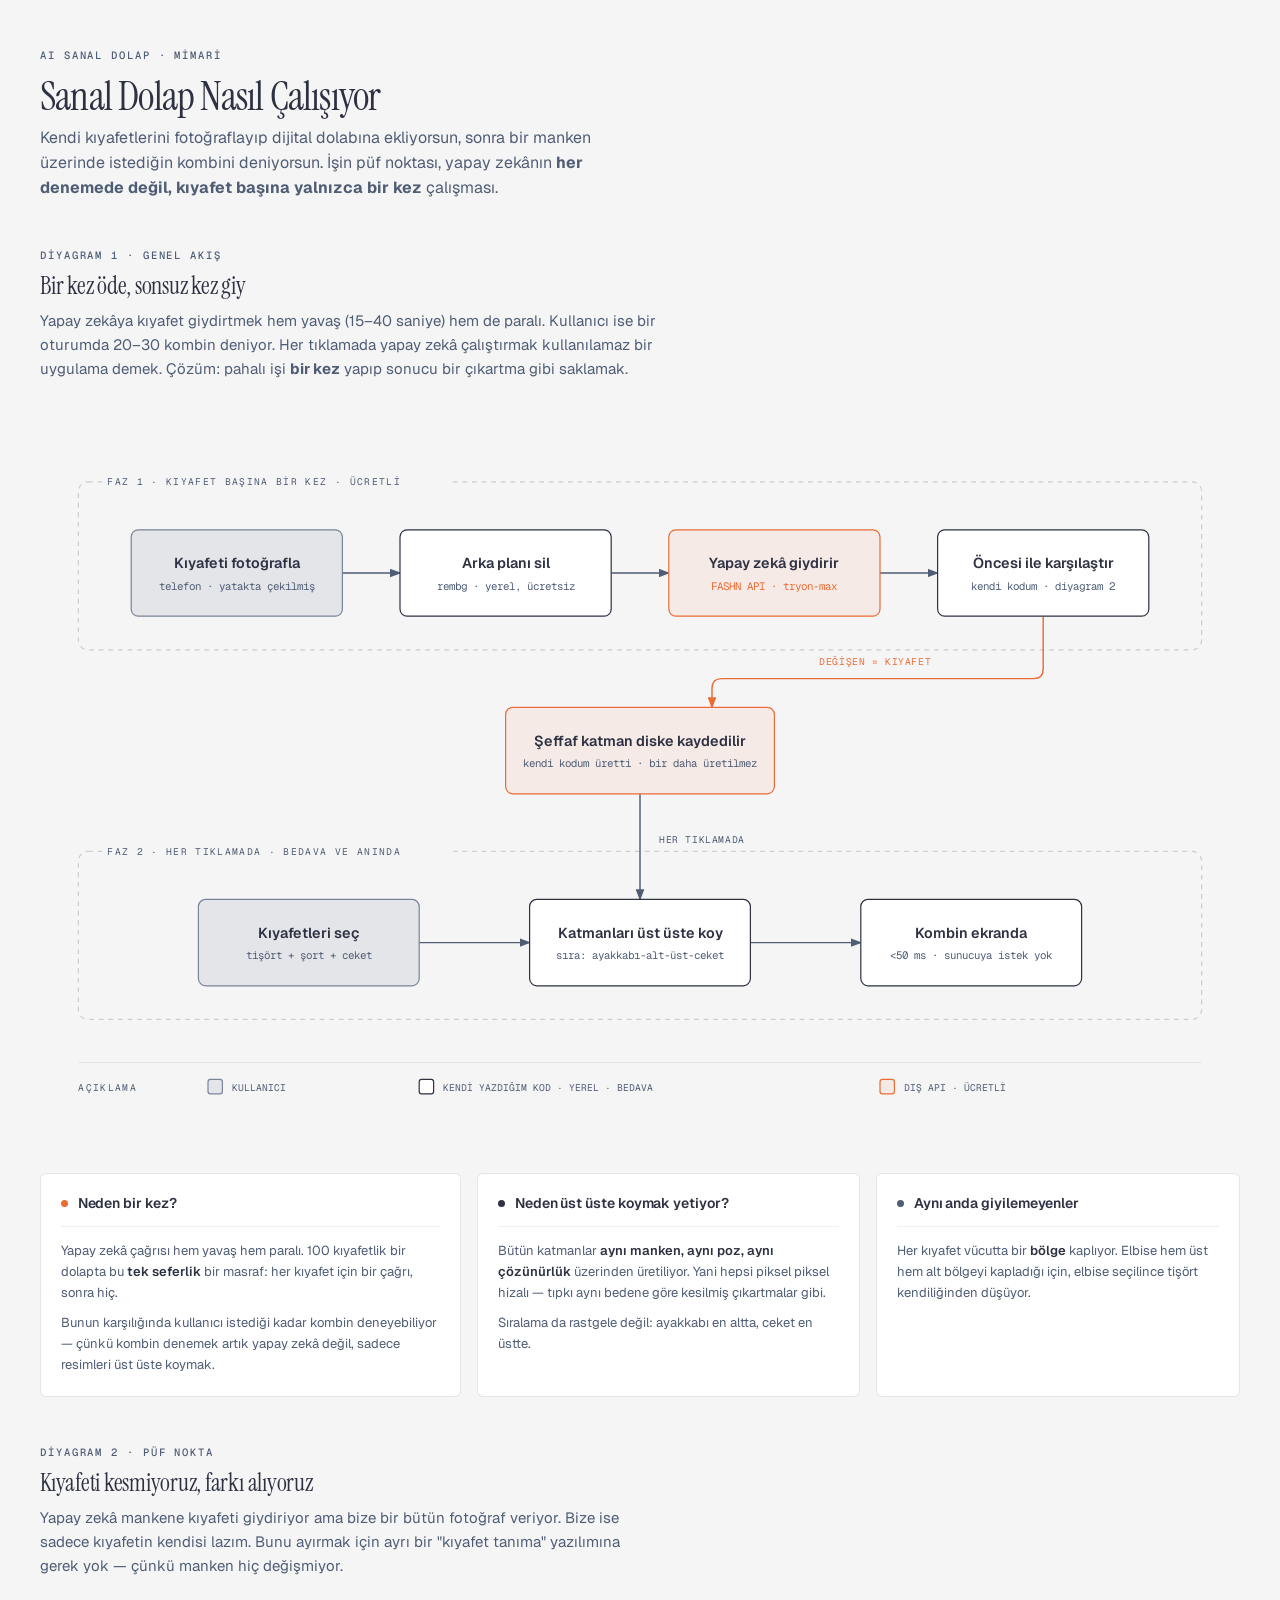
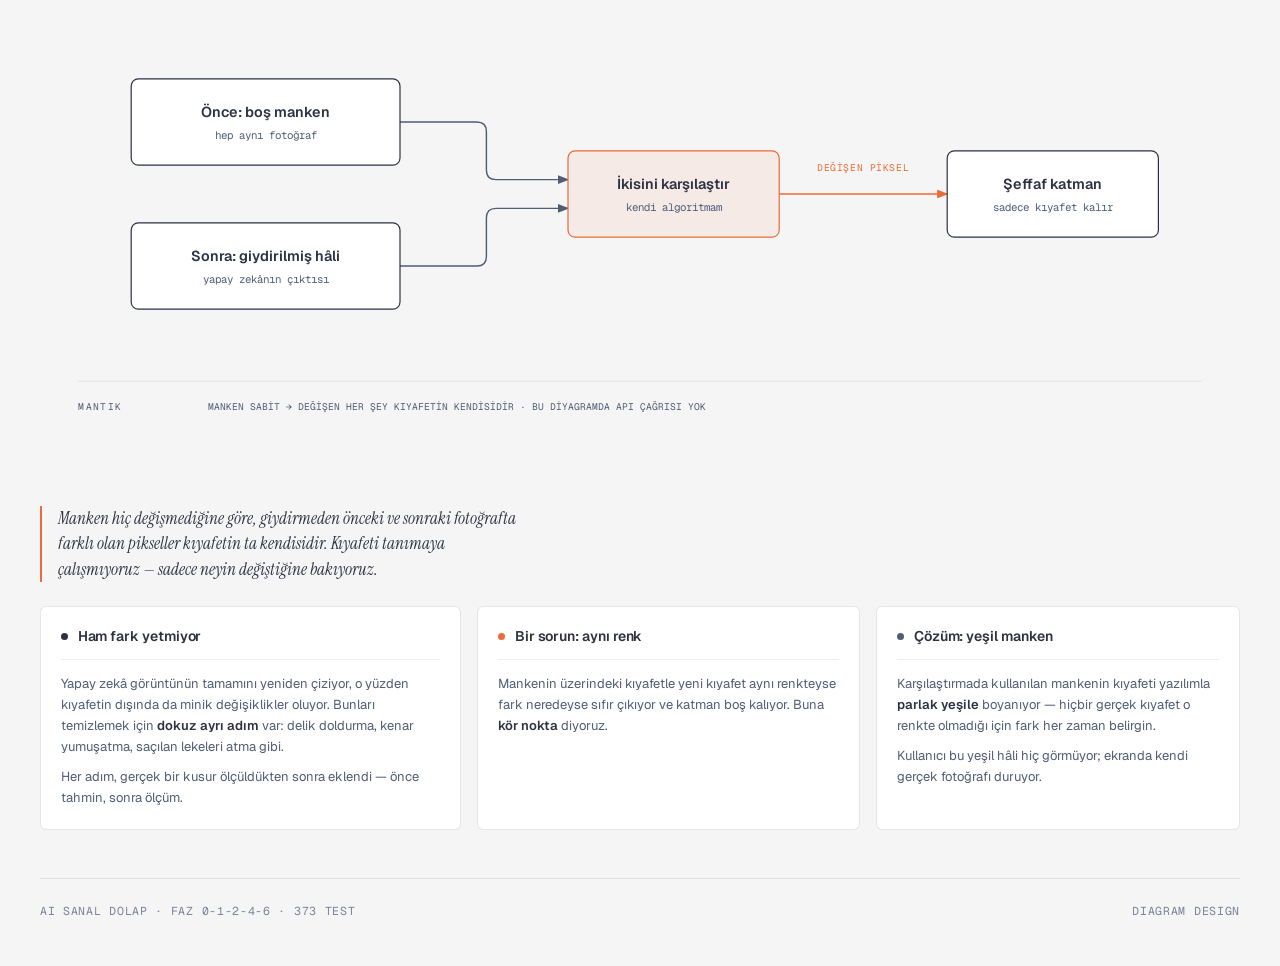
<file: nasil-calisiyor.html>
<!DOCTYPE html>
<html lang="tr">
<head>
  <meta charset="UTF-8">
  <meta name="viewport" content="width=device-width, initial-scale=1.0">
  <title>Sanal Dolap Nasıl Çalışıyor</title>
  <link href="https://fonts.googleapis.com/css2?family=Instrument+Serif:ital@0;1&family=Geist:wght@400;500;600&family=Geist+Mono:wght@400;500;600&display=swap" rel="stylesheet">
  <style>
    *, *::before, *::after { box-sizing: border-box; margin: 0; padding: 0; }

    :root {
      --color-paper:       #f5f5f5;
      --color-paper-2:     #ececec;
      --color-ink:         #2d3142;
      --color-muted:       #4f5d75;
      --color-soft:        #7a8399;
      --color-rule:        rgba(45,49,66,0.12);
      --color-accent:      #eb6c36;
      --color-accent-tint: rgba(235,108,54,0.08);
      --color-link:        #2e5aa8;
      --font-sans:   'Geist', system-ui, sans-serif;
      --font-serif:  'Instrument Serif', 'Times New Roman', serif;
      --font-mono:   'Geist Mono', ui-monospace, Menlo, monospace;
    }

    body {
      font-family: var(--font-sans);
      background: var(--color-paper);
      min-height: 100vh;
      padding: 3rem 2rem;
      color: var(--color-ink);
    }

    .container { max-width: 1200px; margin: 0 auto; }

    .header { margin-bottom: 2.5rem; }

    .header-eyebrow {
      font-family: var(--font-mono);
      font-size: 0.66rem;
      font-weight: 500;
      letter-spacing: 0.18em;
      text-transform: uppercase;
      color: var(--color-muted);
      margin-bottom: 0.75rem;
    }

    h1 {
      font-family: var(--font-serif);
      font-size: clamp(1.75rem, 3vw + 1rem, 2.5rem);
      font-weight: 400;
      letter-spacing: -0.02em;
      line-height: 1.1;
      color: var(--color-ink);
      margin-bottom: 0.5rem;
    }

    .subtitle {
      font-size: 1rem;
      line-height: 1.55;
      color: var(--color-muted);
      max-width: 56ch;
    }

    .section { margin-top: 3rem; }

    .section-eyebrow {
      font-family: var(--font-mono);
      font-size: 0.66rem;
      font-weight: 500;
      letter-spacing: 0.18em;
      text-transform: uppercase;
      color: var(--color-muted);
      margin-bottom: 0.5rem;
    }

    h2 {
      font-family: var(--font-serif);
      font-size: 1.5rem;
      font-weight: 400;
      letter-spacing: -0.01em;
      color: var(--color-ink);
      margin-bottom: 0.5rem;
    }

    .lede {
      font-size: 0.9375rem;
      line-height: 1.6;
      color: var(--color-muted);
      max-width: 62ch;
      margin-bottom: 1.5rem;
    }

    .diagram-container { overflow-x: auto; }

    svg { width: 100%; min-width: 900px; display: block; }

    .cards {
      display: grid;
      grid-template-columns: 1.1fr 1fr 0.95fr;
      gap: 1rem;
      margin-top: 1.5rem;
    }

    @media (max-width: 860px) {
      .cards { grid-template-columns: 1fr; }
    }

    .card {
      background: #ffffff;
      border-radius: 6px;
      border: 1px solid var(--color-rule);
      padding: 1.25rem;
    }

    .card-header {
      display: flex;
      align-items: center;
      gap: 0.6rem;
      margin-bottom: 0.875rem;
      padding-bottom: 0.875rem;
      border-bottom: 1px solid rgba(45,49,66,0.08);
    }

    .card-dot { width: 7px; height: 7px; border-radius: 50%; flex-shrink: 0; }
    .card-dot.ink   { background: var(--color-ink); }
    .card-dot.coral { background: var(--color-accent); }
    .card-dot.muted { background: var(--color-muted); }

    .card h3 {
      font-size: 0.875rem;
      font-weight: 600;
      color: var(--color-ink);
      letter-spacing: -0.005em;
    }

    .card p {
      color: var(--color-muted);
      font-size: 0.8125rem;
      line-height: 1.6;
    }

    .card p + p { margin-top: 0.6rem; }

    .card b { color: var(--color-ink); font-weight: 600; }

    .aside {
      font-family: var(--font-serif);
      font-style: italic;
      font-size: 1.0625rem;
      line-height: 1.5;
      color: var(--color-ink);
      max-width: 60ch;
      margin-top: 1.5rem;
      padding-left: 1rem;
      border-left: 2px solid var(--color-accent);
    }

    .footer {
      margin-top: 3rem;
      padding-top: 1.5rem;
      border-top: 1px solid rgba(45,49,66,0.10);
      font-family: var(--font-mono);
      font-size: 0.72rem;
      letter-spacing: 0.06em;
      color: var(--color-soft);
      display: flex;
      justify-content: space-between;
      align-items: center;
      flex-wrap: wrap;
      gap: 0.5rem;
    }
  </style>
</head>
<body>
  <div class="container">

    <div class="header">
      <p class="header-eyebrow">AI Sanal Dolap · Mimari</p>
      <h1>Sanal Dolap Nasıl Çalışıyor</h1>
      <p class="subtitle">Kendi kıyafetlerini fotoğraflayıp dijital dolabına ekliyorsun, sonra bir manken üzerinde istediğin kombini deniyorsun. İşin püf noktası, yapay zekânın <b>her denemede değil, kıyafet başına yalnızca bir kez</b> çalışması.</p>
    </div>

    <!-- ============================ DİYAGRAM 1 ============================ -->
    <div class="section">
      <p class="section-eyebrow">Diyagram 1 · Genel akış</p>
      <h2>Bir kez öde, sonsuz kez giy</h2>
      <p class="lede">Yapay zekâya kıyafet giydirtmek hem yavaş (15–40 saniye) hem de paralı. Kullanıcı ise bir oturumda 20–30 kombin deniyor. Her tıklamada yapay zekâ çalıştırmak kullanılamaz bir uygulama demek. Çözüm: pahalı işi <b>bir kez</b> yapıp sonucu bir çıkartma gibi saklamak.</p>

      <div class="diagram-container">
        <svg viewBox="0 0 1000 620" xmlns="http://www.w3.org/2000/svg" role="img" aria-labelledby="akis-title akis-desc">
          <title id="akis-title">Bir kez öde, sonsuz kez giy</title>
          <desc id="akis-desc">İki fazlı akış: yükleme fazında kıyafet başına tek bir ücretli yapay zekâ çağrısı şeffaf bir katman üretiyor; giydirme fazında bu katmanlar üst üste bindirilerek ücretsiz ve anında kombin oluşturuluyor.</desc>
          <defs>
            <marker id="arrow" markerWidth="8" markerHeight="6" refX="7" refY="3" orient="auto"><polygon points="0 0, 8 3, 0 6" fill="#4f5d75"/></marker>
            <marker id="arrow-accent" markerWidth="8" markerHeight="6" refX="7" refY="3" orient="auto"><polygon points="0 0, 8 3, 0 6" fill="#eb6c36"/></marker>
          </defs>

          <rect width="100%" height="100%" fill="#f5f5f5"/>

          <!-- ===== ZONE RECTS (painted first, behind everything) ===== -->
          <rect x="32" y="64" width="936" height="140" rx="8" fill="none" stroke="rgba(45,49,66,0.20)" stroke-width="1" stroke-dasharray="4,4"/>
          <rect x="32" y="372" width="936" height="140" rx="8" fill="none" stroke="rgba(45,49,66,0.20)" stroke-width="1" stroke-dasharray="4,4"/>

          <!-- ===== ARROWS (before boxes) ===== -->
          <!-- Faz 1 zinciri: hepsi aynı y, düz çizgi -->
          <line x1="252" y1="140" x2="300" y2="140" stroke="#4f5d75" stroke-width="1.2" marker-end="url(#arrow)"/>
          <line x1="476" y1="140" x2="524" y2="140" stroke="#4f5d75" stroke-width="1.2" marker-end="url(#arrow)"/>
          <line x1="700" y1="140" x2="748" y2="140" stroke="#4f5d75" stroke-width="1.2" marker-end="url(#arrow)"/>

          <!-- Fark al -> Şeffaf katman (dirsek, aksan: diyagramın ana iddiası) -->
          <path d="M 836,176 V 220 Q 836,228 828,228 H 568 Q 560,228 560,236 V 252"
                fill="none" stroke="#eb6c36" stroke-width="1.2" marker-end="url(#arrow-accent)"/>
          <rect x="640" y="208" width="112" height="12" rx="2" fill="#f5f5f5"/>
          <text x="696" y="217" fill="#eb6c36" font-size="8" font-family="'Geist Mono', monospace" text-anchor="middle" letter-spacing="0.06em">DEĞİŞEN = KIYAFET</text>

          <!-- Katman -> Üst üste koy (dikey, düz) -->
          <line x1="500" y1="324" x2="500" y2="412" stroke="#4f5d75" stroke-width="1.2" marker-end="url(#arrow)"/>
          <rect x="512" y="356" width="92" height="12" rx="2" fill="#f5f5f5"/>
          <text x="516" y="365" fill="#4f5d75" font-size="8" font-family="'Geist Mono', monospace" letter-spacing="0.06em">HER TIKLAMADA</text>

          <!-- Faz 2 zinciri -->
          <line x1="316" y1="448" x2="408" y2="448" stroke="#4f5d75" stroke-width="1.2" marker-end="url(#arrow)"/>
          <line x1="592" y1="448" x2="684" y2="448" stroke="#4f5d75" stroke-width="1.2" marker-end="url(#arrow)"/>

          <!-- ===== ZONE LABELS (mask over the dashed boundary) ===== -->
          <rect x="52" y="58" width="288" height="12" rx="2" fill="#f5f5f5"/>
          <text x="56" y="67" fill="#4f5d75" font-size="8" font-family="'Geist Mono', monospace" letter-spacing="0.14em">FAZ 1 · KIYAFET BAŞINA BİR KEZ · ÜCRETLİ</text>

          <rect x="52" y="366" width="292" height="12" rx="2" fill="#f5f5f5"/>
          <text x="56" y="375" fill="#4f5d75" font-size="8" font-family="'Geist Mono', monospace" letter-spacing="0.14em">FAZ 2 · HER TIKLAMADA · BEDAVA VE ANINDA</text>

          <!-- ===== NODES ===== -->
          <!-- 1. Fotoğraf (girdi / kullanıcı) -->
          <rect x="76" y="104" width="176" height="72" rx="6" fill="#f5f5f5"/>
          <rect x="76" y="104" width="176" height="72" rx="6" fill="rgba(79,93,117,0.10)" stroke="#7a8399" stroke-width="1"/>
          <text x="164" y="136" fill="#2d3142" font-size="12" font-weight="600" font-family="'Geist', sans-serif" text-anchor="middle">Kıyafeti fotoğrafla</text>
          <text x="164" y="154" fill="#4f5d75" font-size="9" font-family="'Geist Mono', monospace" text-anchor="middle">telefon · yatakta çekilmiş</text>

          <!-- 2. Arka plan temizle -->
          <rect x="300" y="104" width="176" height="72" rx="6" fill="#f5f5f5"/>
          <rect x="300" y="104" width="176" height="72" rx="6" fill="#ffffff" stroke="#2d3142" stroke-width="1"/>
          <text x="388" y="136" fill="#2d3142" font-size="12" font-weight="600" font-family="'Geist', sans-serif" text-anchor="middle">Arka planı sil</text>
          <text x="388" y="154" fill="#4f5d75" font-size="9" font-family="'Geist Mono', monospace" text-anchor="middle">rembg · yerel, ücretsiz</text>

          <!-- 3. Yapay zekâ giydir — FOKAL -->
          <rect x="524" y="104" width="176" height="72" rx="6" fill="#f5f5f5"/>
          <rect x="524" y="104" width="176" height="72" rx="6" fill="rgba(235,108,54,0.08)" stroke="#eb6c36" stroke-width="1"/>
          <text x="612" y="136" fill="#2d3142" font-size="12" font-weight="600" font-family="'Geist', sans-serif" text-anchor="middle">Yapay zekâ giydirir</text>
          <text x="612" y="154" fill="#eb6c36" font-size="9" font-family="'Geist Mono', monospace" text-anchor="middle">FASHN API · tryon-max</text>

          <!-- 4. Farkı al -->
          <rect x="748" y="104" width="176" height="72" rx="6" fill="#f5f5f5"/>
          <rect x="748" y="104" width="176" height="72" rx="6" fill="#ffffff" stroke="#2d3142" stroke-width="1"/>
          <text x="836" y="136" fill="#2d3142" font-size="12" font-weight="600" font-family="'Geist', sans-serif" text-anchor="middle">Öncesi ile karşılaştır</text>
          <text x="836" y="154" fill="#4f5d75" font-size="9" font-family="'Geist Mono', monospace" text-anchor="middle">kendi kodum · diyagram 2</text>

          <!-- 5. Şeffaf katman — FOKAL (dolabın kalıcı ürünü) -->
          <rect x="388" y="252" width="224" height="72" rx="6" fill="#f5f5f5"/>
          <rect x="388" y="252" width="224" height="72" rx="6" fill="rgba(235,108,54,0.08)" stroke="#eb6c36" stroke-width="1"/>
          <text x="500" y="284" fill="#2d3142" font-size="12" font-weight="600" font-family="'Geist', sans-serif" text-anchor="middle">Şeffaf katman diske kaydedilir</text>
          <text x="500" y="302" fill="#4f5d75" font-size="9" font-family="'Geist Mono', monospace" text-anchor="middle">kendi kodum üretti · bir daha üretilmez</text>

          <!-- 6. Kombin seç (girdi / kullanıcı) -->
          <rect x="132" y="412" width="184" height="72" rx="6" fill="#f5f5f5"/>
          <rect x="132" y="412" width="184" height="72" rx="6" fill="rgba(79,93,117,0.10)" stroke="#7a8399" stroke-width="1"/>
          <text x="224" y="444" fill="#2d3142" font-size="12" font-weight="600" font-family="'Geist', sans-serif" text-anchor="middle">Kıyafetleri seç</text>
          <text x="224" y="462" fill="#4f5d75" font-size="9" font-family="'Geist Mono', monospace" text-anchor="middle">tişört + şort + ceket</text>

          <!-- 7. Üst üste koy -->
          <rect x="408" y="412" width="184" height="72" rx="6" fill="#f5f5f5"/>
          <rect x="408" y="412" width="184" height="72" rx="6" fill="#ffffff" stroke="#2d3142" stroke-width="1"/>
          <text x="500" y="444" fill="#2d3142" font-size="12" font-weight="600" font-family="'Geist', sans-serif" text-anchor="middle">Katmanları üst üste koy</text>
          <text x="500" y="462" fill="#4f5d75" font-size="9" font-family="'Geist Mono', monospace" text-anchor="middle">sıra: ayakkabı-alt-üst-ceket</text>

          <!-- 8. Sonuç -->
          <rect x="684" y="412" width="184" height="72" rx="6" fill="#f5f5f5"/>
          <rect x="684" y="412" width="184" height="72" rx="6" fill="#ffffff" stroke="#2d3142" stroke-width="1"/>
          <text x="776" y="444" fill="#2d3142" font-size="12" font-weight="600" font-family="'Geist', sans-serif" text-anchor="middle">Kombin ekranda</text>
          <text x="776" y="462" fill="#4f5d75" font-size="9" font-family="'Geist Mono', monospace" text-anchor="middle">&lt;50 ms · sunucuya istek yok</text>

          <!-- ===== LEGEND (yatay şerit, en altta) ===== -->
          <line x1="32" y1="548" x2="968" y2="548" stroke="rgba(45,49,66,0.10)" stroke-width="0.8"/>
          <text x="32" y="572" fill="#4f5d75" font-size="8" font-family="'Geist Mono', monospace" letter-spacing="0.14em">AÇIKLAMA</text>

          <rect x="140" y="562" width="12" height="12" rx="2" fill="rgba(79,93,117,0.10)" stroke="#7a8399" stroke-width="1"/>
          <text x="160" y="572" fill="#4f5d75" font-size="8" font-family="'Geist Mono', monospace">KULLANICI</text>

          <rect x="316" y="562" width="12" height="12" rx="2" fill="#ffffff" stroke="#2d3142" stroke-width="1"/>
          <text x="336" y="572" fill="#4f5d75" font-size="8" font-family="'Geist Mono', monospace">KENDİ YAZDIĞIM KOD · YEREL · BEDAVA</text>

          <rect x="700" y="562" width="12" height="12" rx="2" fill="rgba(235,108,54,0.08)" stroke="#eb6c36" stroke-width="1"/>
          <text x="720" y="572" fill="#4f5d75" font-size="8" font-family="'Geist Mono', monospace">DIŞ API · ÜCRETLİ</text>
        </svg>
      </div>

      <div class="cards">
        <div class="card">
          <div class="card-header"><span class="card-dot coral"></span><h3>Neden bir kez?</h3></div>
          <p>Yapay zekâ çağrısı hem yavaş hem paralı. 100 kıyafetlik bir dolapta bu <b>tek seferlik</b> bir masraf: her kıyafet için bir çağrı, sonra hiç.</p>
          <p>Bunun karşılığında kullanıcı istediği kadar kombin deneyebiliyor — çünkü kombin denemek artık yapay zekâ değil, sadece resimleri üst üste koymak.</p>
        </div>
        <div class="card">
          <div class="card-header"><span class="card-dot ink"></span><h3>Neden üst üste koymak yetiyor?</h3></div>
          <p>Bütün katmanlar <b>aynı manken, aynı poz, aynı çözünürlük</b> üzerinden üretiliyor. Yani hepsi piksel piksel hizalı — tıpkı aynı bedene göre kesilmiş çıkartmalar gibi.</p>
          <p>Sıralama da rastgele değil: ayakkabı en altta, ceket en üstte.</p>
        </div>
        <div class="card">
          <div class="card-header"><span class="card-dot muted"></span><h3>Aynı anda giyilemeyenler</h3></div>
          <p>Her kıyafet vücutta bir <b>bölge</b> kaplıyor. Elbise hem üst hem alt bölgeyi kapladığı için, elbise seçilince tişört kendiliğinden düşüyor.</p>
        </div>
      </div>
    </div>

    <!-- ============================ DİYAGRAM 2 ============================ -->
    <div class="section">
      <p class="section-eyebrow">Diyagram 2 · Püf nokta</p>
      <h2>Kıyafeti kesmiyoruz, farkı alıyoruz</h2>
      <p class="lede">Yapay zekâ mankene kıyafeti giydiriyor ama bize bir bütün fotoğraf veriyor. Bize ise sadece kıyafetin kendisi lazım. Bunu ayırmak için ayrı bir "kıyafet tanıma" yazılımına gerek yok — çünkü manken hiç değişmiyor.</p>

      <div class="diagram-container">
        <svg viewBox="0 0 1000 400" xmlns="http://www.w3.org/2000/svg" role="img" aria-labelledby="fark-title fark-desc">
          <title id="fark-title">Kıyafeti kesmiyoruz, farkı alıyoruz</title>
          <desc id="fark-desc">Giydirilmemiş ve giydirilmiş manken görüntüleri karşılaştırılıyor; değişen pikseller kıyafetin kendisi olduğu için şeffaf katman doğrudan bu farktan çıkarılıyor.</desc>
          <defs>
            <marker id="arrow2" markerWidth="8" markerHeight="6" refX="7" refY="3" orient="auto"><polygon points="0 0, 8 3, 0 6" fill="#4f5d75"/></marker>
            <marker id="arrow2-accent" markerWidth="8" markerHeight="6" refX="7" refY="3" orient="auto"><polygon points="0 0, 8 3, 0 6" fill="#eb6c36"/></marker>
          </defs>

          <rect width="100%" height="100%" fill="#f5f5f5"/>

          <!-- ===== ARROWS ===== -->
          <!-- Önce -> Farkı al (dirsek aşağı, kendi tutunma noktası) -->
          <path d="M 300,100 H 364 Q 372,100 372,108 V 140 Q 372,148 380,148 H 440"
                fill="none" stroke="#4f5d75" stroke-width="1.2" marker-end="url(#arrow2)"/>
          <!-- Sonra -> Farkı al (dirsek yukarı, ayrı tutunma noktası) -->
          <path d="M 300,220 H 364 Q 372,220 372,212 V 180 Q 372,172 380,172 H 440"
                fill="none" stroke="#4f5d75" stroke-width="1.2" marker-end="url(#arrow2)"/>
          <!-- Farkı al -> Katman -->
          <line x1="616" y1="160" x2="756" y2="160" stroke="#eb6c36" stroke-width="1.2" marker-end="url(#arrow2-accent)"/>
          <rect x="650" y="132" width="72" height="12" rx="2" fill="#f5f5f5"/>
          <text x="686" y="141" fill="#eb6c36" font-size="8" font-family="'Geist Mono', monospace" text-anchor="middle" letter-spacing="0.06em">DEĞİŞEN PİKSEL</text>

          <!-- ===== NODES ===== -->
          <!-- Önce -->
          <rect x="76" y="64" width="224" height="72" rx="6" fill="#f5f5f5"/>
          <rect x="76" y="64" width="224" height="72" rx="6" fill="#ffffff" stroke="#2d3142" stroke-width="1"/>
          <text x="188" y="96" fill="#2d3142" font-size="12" font-weight="600" font-family="'Geist', sans-serif" text-anchor="middle">Önce: boş manken</text>
          <text x="188" y="114" fill="#4f5d75" font-size="9" font-family="'Geist Mono', monospace" text-anchor="middle">hep aynı fotoğraf</text>

          <!-- Sonra -->
          <rect x="76" y="184" width="224" height="72" rx="6" fill="#f5f5f5"/>
          <rect x="76" y="184" width="224" height="72" rx="6" fill="#ffffff" stroke="#2d3142" stroke-width="1"/>
          <text x="188" y="216" fill="#2d3142" font-size="12" font-weight="600" font-family="'Geist', sans-serif" text-anchor="middle">Sonra: giydirilmiş hâli</text>
          <text x="188" y="234" fill="#4f5d75" font-size="9" font-family="'Geist Mono', monospace" text-anchor="middle">yapay zekânın çıktısı</text>

          <!-- Farkı al — FOKAL -->
          <rect x="440" y="124" width="176" height="72" rx="6" fill="#f5f5f5"/>
          <rect x="440" y="124" width="176" height="72" rx="6" fill="rgba(235,108,54,0.08)" stroke="#eb6c36" stroke-width="1"/>
          <text x="528" y="156" fill="#2d3142" font-size="12" font-weight="600" font-family="'Geist', sans-serif" text-anchor="middle">İkisini karşılaştır</text>
          <text x="528" y="174" fill="#4f5d75" font-size="9" font-family="'Geist Mono', monospace" text-anchor="middle">kendi algoritmam</text>

          <!-- Katman -->
          <rect x="756" y="124" width="176" height="72" rx="6" fill="#f5f5f5"/>
          <rect x="756" y="124" width="176" height="72" rx="6" fill="#ffffff" stroke="#2d3142" stroke-width="1"/>
          <text x="844" y="156" fill="#2d3142" font-size="12" font-weight="600" font-family="'Geist', sans-serif" text-anchor="middle">Şeffaf katman</text>
          <text x="844" y="174" fill="#4f5d75" font-size="9" font-family="'Geist Mono', monospace" text-anchor="middle">sadece kıyafet kalır</text>

          <!-- ===== LEGEND ===== -->
          <line x1="32" y1="316" x2="968" y2="316" stroke="rgba(45,49,66,0.10)" stroke-width="0.8"/>
          <text x="32" y="340" fill="#4f5d75" font-size="8" font-family="'Geist Mono', monospace" letter-spacing="0.14em">MANTIK</text>
          <text x="140" y="340" fill="#4f5d75" font-size="8" font-family="'Geist Mono', monospace">MANKEN SABİT → DEĞİŞEN HER ŞEY KIYAFETİN KENDİSİDİR · BU DİYAGRAMDA API ÇAĞRISI YOK</text>
        </svg>
      </div>

      <p class="aside">Manken hiç değişmediğine göre, giydirmeden önceki ve sonraki fotoğrafta <em>farklı</em> olan pikseller kıyafetin ta kendisidir. Kıyafeti tanımaya çalışmıyoruz — sadece neyin değiştiğine bakıyoruz.</p>

      <div class="cards">
        <div class="card">
          <div class="card-header"><span class="card-dot ink"></span><h3>Ham fark yetmiyor</h3></div>
          <p>Yapay zekâ görüntünün tamamını yeniden çiziyor, o yüzden kıyafetin dışında da minik değişiklikler oluyor. Bunları temizlemek için <b>dokuz ayrı adım</b> var: delik doldurma, kenar yumuşatma, saçılan lekeleri atma gibi.</p>
          <p>Her adım, gerçek bir kusur ölçüldükten sonra eklendi — önce tahmin, sonra ölçüm.</p>
        </div>
        <div class="card">
          <div class="card-header"><span class="card-dot coral"></span><h3>Bir sorun: aynı renk</h3></div>
          <p>Mankenin üzerindeki kıyafetle yeni kıyafet aynı renkteyse fark neredeyse sıfır çıkıyor ve katman boş kalıyor. Buna <b>kör nokta</b> diyoruz.</p>
        </div>
        <div class="card">
          <div class="card-header"><span class="card-dot muted"></span><h3>Çözüm: yeşil manken</h3></div>
          <p>Karşılaştırmada kullanılan mankenin kıyafeti yazılımla <b>parlak yeşile</b> boyanıyor — hiçbir gerçek kıyafet o renkte olmadığı için fark her zaman belirgin.</p>
          <p>Kullanıcı bu yeşil hâli hiç görmüyor; ekranda kendi gerçek fotoğrafı duruyor.</p>
        </div>
      </div>
    </div>

    <div class="footer">
      <span>AI SANAL DOLAP · FAZ 0-1-2-4-6 · 373 TEST</span>
      <span>DIAGRAM DESIGN</span>
    </div>

  </div>
</body>
</html>
</file>
